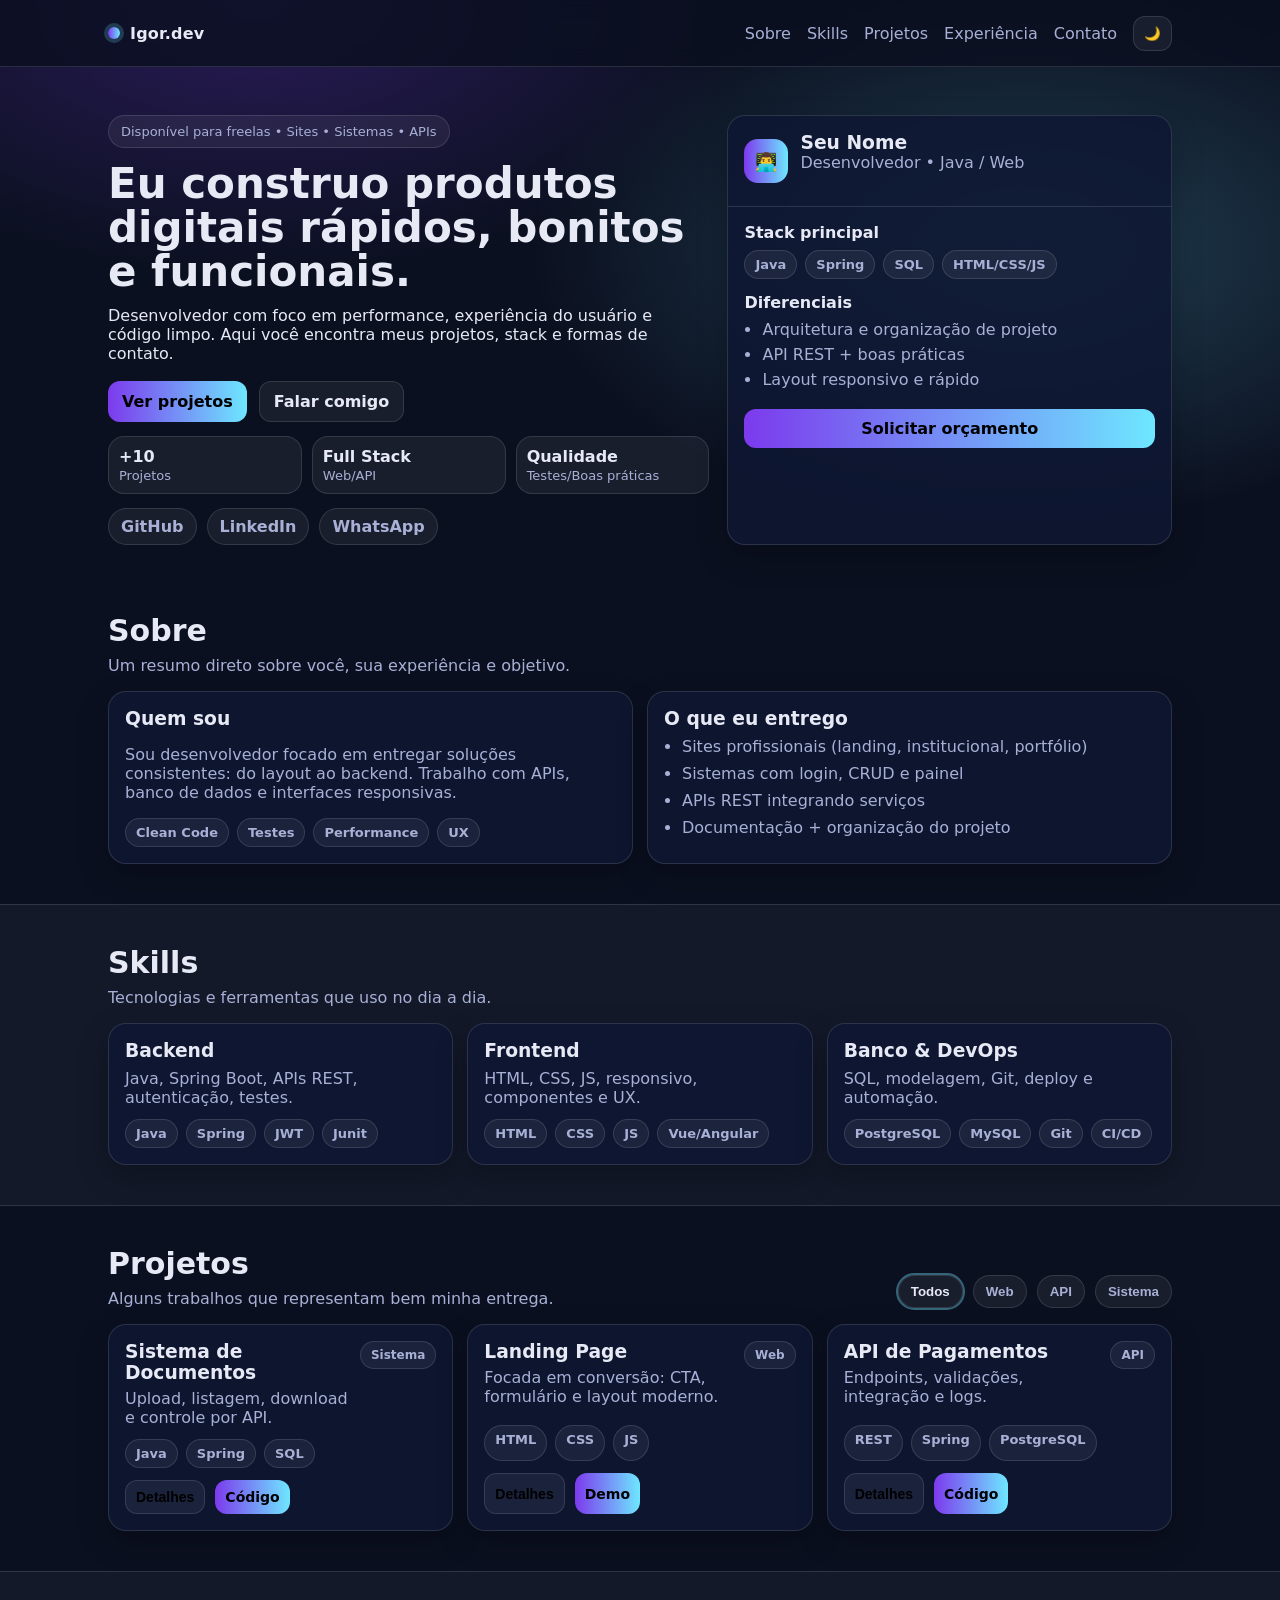
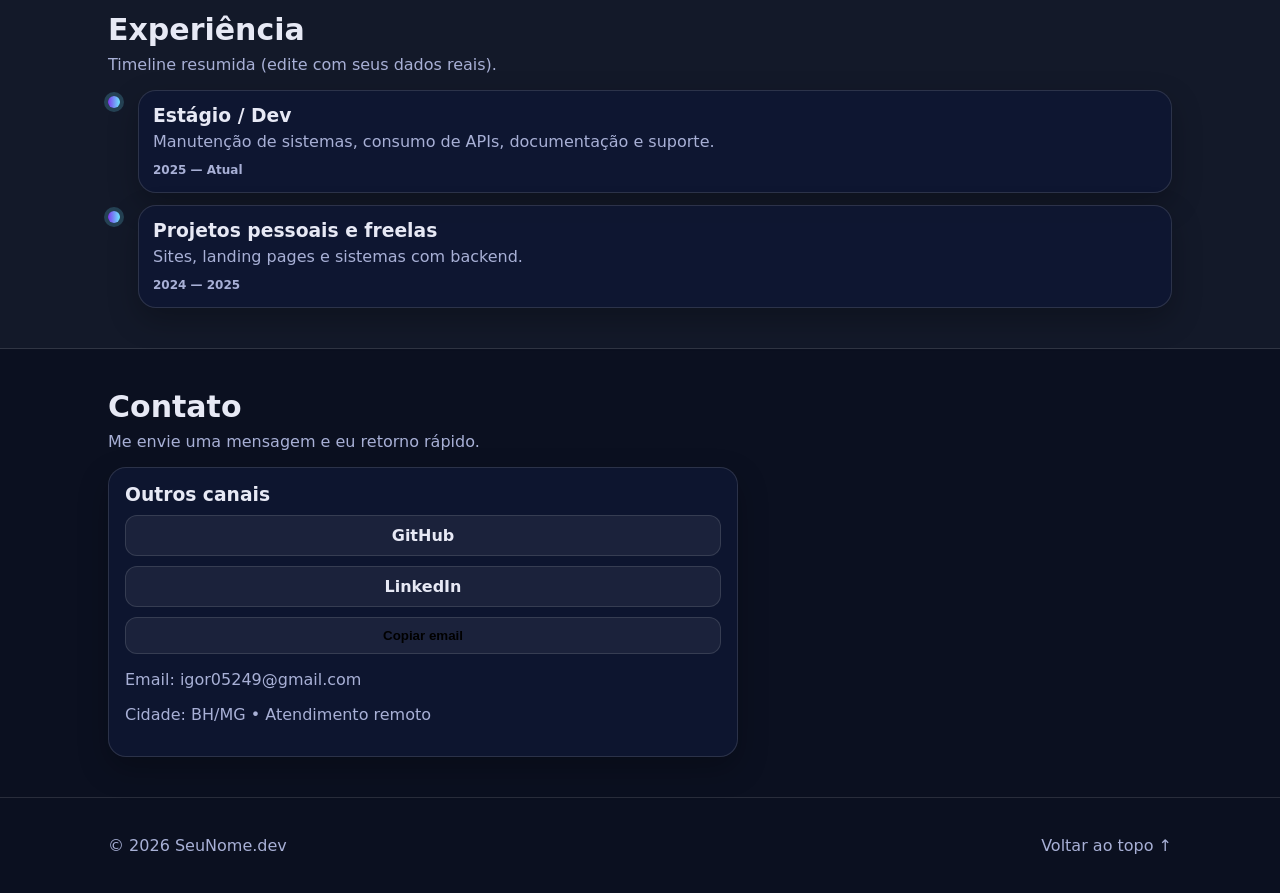
<file: index.html>
<!doctype html>
<html lang="pt-br">
<head>
  <meta charset="utf-8" />
  <meta name="viewport" content="width=device-width, initial-scale=1" />
  <title>Portfólio | Igor Henrique</title>
  <meta name="description" content="Portfólio profissional de desenvolvimento: projetos, habilidades e contato." />
  <link rel="stylesheet" href="style.css" />
</head>

<body>
  <header class="header">
    <div class="container nav">
      <a class="brand" href="#top" aria-label="Voltar ao início">
        <span class="brand-dot"></span>
        <span>Igor.dev</span>
      </a>

      <button class="icon-btn mobile-only" id="menuBtn" aria-label="Abrir menu">☰</button>
      <nav class="menu" id="menu" aria-label="Menu">
        <a href="#sobre">Sobre</a>
        <a href="#skills">Skills</a>
        <a href="#projetos">Projetos</a>
        <a href="#experiencia">Experiência</a>
        <a href="#contato">Contato</a>
        <button class="icon-btn" id="themeBtn" aria-label="Alternar tema">🌙</button>
      </nav>
    </div>
  </header>

  <main id="top">
    <!-- HERO -->
    <section class="hero">
      <div class="container hero-grid">
        <div class="hero-left">
          <div class="pill">Disponível para freelas • Sites • Sistemas • APIs</div>
          <h1>Eu construo produtos digitais rápidos, bonitos e funcionais.</h1>
          <p>
            Desenvolvedor com foco em performance, experiência do usuário e código limpo.
            Aqui você encontra meus projetos, stack e formas de contato.
          </p>

          <div class="hero-actions">
            <a class="btn primary" href="#projetos">Ver projetos</a>
            <a class="btn ghost" id="talkBtn" href="#" target="_blank" rel="noreferrer">Falar comigo</a>
          </div>

          <div class="hero-metrics">
            <div class="metric">
              <strong>+10</strong>
              <span>Projetos</span>
            </div>
            <div class="metric">
              <strong>Full Stack</strong>
              <span>Web/API</span>
            </div>
            <div class="metric">
              <strong>Qualidade</strong>
              <span>Testes/Boas práticas</span>
            </div>
          </div>

          <div class="social">
            <a class="chip-link" href="https://github.com/Igor05-hux" target="_blank" rel="noreferrer">GitHub</a>
            <a class="chip-link" href="https://www.linkedin.com/in/igor-silva-2a271422b/" target="_blank" rel="noreferrer">LinkedIn</a>
            <a class="chip-link" href="#" id="whatsQuick" target="_blank" rel="noreferrer">WhatsApp</a>
          </div>
        </div>

        <div class="hero-card">
          <div class="hero-card-top">
            <div class="avatar">
              <span>👨‍💻</span>
            </div>
            <div>
              <h3>Seu Nome</h3>
              <p class="muted">Desenvolvedor • Java / Web</p>
            </div>
          </div>

          <div class="hero-card-body">
            <div class="kpi">
              <span class="kpi-title">Stack principal</span>
              <div class="tags">
                <span class="tag">Java</span>
                <span class="tag">Spring</span>
                <span class="tag">SQL</span>
                <span class="tag">HTML/CSS/JS</span>
              </div>
            </div>

            <div class="kpi">
              <span class="kpi-title">Diferenciais</span>
              <ul class="checklist">
                <li>Arquitetura e organização de projeto</li>
                <li>API REST + boas práticas</li>
                <li>Layout responsivo e rápido</li>
              </ul>
            </div>

            <a class="btn primary full" href="orca.html">Solicitar orçamento</a>
          </div>
        </div>
      </div>
    </section>

    <!-- SOBRE -->
    <section class="section" id="sobre">
      <div class="container">
        <div class="section-head">
          <h2>Sobre</h2>
          <p class="muted">Um resumo direto sobre você, sua experiência e objetivo.</p>
        </div>

        <div class="about-grid">
          <div class="panel">
            <h3>Quem sou</h3>
            <p class="muted">
              Sou desenvolvedor focado em entregar soluções consistentes: do layout ao backend.
              Trabalho com APIs, banco de dados e interfaces responsivas.
            </p>
            <div class="tags">
              <span class="tag">Clean Code</span>
              <span class="tag">Testes</span>
              <span class="tag">Performance</span>
              <span class="tag">UX</span>
            </div>
          </div>

          <div class="panel">
            <h3>O que eu entrego</h3>
            <ul class="bullets muted">
              <li>Sites profissionais (landing, institucional, portfólio)</li>
              <li>Sistemas com login, CRUD e painel</li>
              <li>APIs REST integrando serviços</li>
              <li>Documentação + organização do projeto</li>
            </ul>
          </div>
        </div>
      </div>
    </section>

    <!-- SKILLS -->
    <section class="section alt" id="skills">
      <div class="container">
        <div class="section-head">
          <h2>Skills</h2>
          <p class="muted">Tecnologias e ferramentas que uso no dia a dia.</p>
        </div>

        <div class="skills-grid">
          <div class="skill-card">
            <h3>Backend</h3>
            <p class="muted">Java, Spring Boot, APIs REST, autenticação, testes.</p>
            <div class="tags">
              <span class="tag">Java</span><span class="tag">Spring</span><span class="tag">JWT</span><span class="tag">Junit</span>
            </div>
          </div>

          <div class="skill-card">
            <h3>Frontend</h3>
            <p class="muted">HTML, CSS, JS, responsivo, componentes e UX.</p>
            <div class="tags">
              <span class="tag">HTML</span><span class="tag">CSS</span><span class="tag">JS</span><span class="tag">Vue/Angular</span>
            </div>
          </div>

          <div class="skill-card">
            <h3>Banco & DevOps</h3>
            <p class="muted">SQL, modelagem, Git, deploy e automação.</p>
            <div class="tags">
              <span class="tag">PostgreSQL</span><span class="tag">MySQL</span><span class="tag">Git</span><span class="tag">CI/CD</span>
            </div>
          </div>
        </div>
      </div>
    </section>

    <!-- PROJETOS -->
    <section class="section" id="projetos">
      <div class="container">
        <div class="row">
          <div class="section-head">
            <h2>Projetos</h2>
            <p class="muted">Alguns trabalhos que representam bem minha entrega.</p>
          </div>

          <div class="filters">
            <button class="chip active" data-filter="todos" type="button">Todos</button>
            <button class="chip" data-filter="web" type="button">Web</button>
            <button class="chip" data-filter="api" type="button">API</button>
            <button class="chip" data-filter="sistema" type="button">Sistema</button>
          </div>
        </div>

        <div class="projects-grid" id="projectsGrid">
          <!-- Projeto 1 -->
          <article class="project-card" data-tags="web sistema">
            <div class="project-top">
              <div>
                <h3>Sistema de Documentos</h3>
                <p class="muted">Upload, listagem, download e controle por API.</p>
              </div>
              <span class="badge">Sistema</span>
            </div>
            <div class="tags">
              <span class="tag">Java</span><span class="tag">Spring</span><span class="tag">SQL</span>
            </div>
            <div class="project-actions">
              <button class="btn ghost small js-open" data-id="docs">Detalhes</button>
              <a class="btn primary small" href="https://github.com/Igor05-hux" target="_blank" rel="noreferrer">Código</a>
            </div>
          </article>

          <!-- Projeto 2 -->
          <article class="project-card" data-tags="web">
            <div class="project-top">
              <div>
                <h3>Landing Page</h3>
                <p class="muted">Focada em conversão: CTA, formulário e layout moderno.</p>
              </div>
              <span class="badge">Web</span>
            </div>
            <div class="tags">
              <span class="tag">HTML</span><span class="tag">CSS</span><span class="tag">JS</span>
            </div>
            <div class="project-actions">
              <button class="btn ghost small js-open" data-id="landing">Detalhes</button>
              <a class="btn primary small" href="#" target="_blank" rel="noreferrer">Demo</a>
            </div>
          </article>

          <!-- Projeto 3 -->
          <article class="project-card" data-tags="api">
            <div class="project-top">
              <div>
                <h3>API de Pagamentos</h3>
                <p class="muted">Endpoints, validações, integração e logs.</p>
              </div>
              <span class="badge">API</span>
            </div>
            <div class="tags">
              <span class="tag">REST</span><span class="tag">Spring</span><span class="tag">PostgreSQL</span>
            </div>
            <div class="project-actions">
              <button class="btn ghost small js-open" data-id="api">Detalhes</button>
              <a class="btn primary small" href="https://github.com/Igor05-hux" target="_blank" rel="noreferrer">Código</a>
            </div>
          </article>
        </div>
      </div>
    </section>

    <!-- EXPERIÊNCIA -->
    <section class="section alt" id="experiencia">
      <div class="container">
        <div class="section-head">
          <h2>Experiência</h2>
          <p class="muted">Timeline resumida (edite com seus dados reais).</p>
        </div>

        <div class="timeline">
          <div class="time-item">
            <div class="time-dot"></div>
            <div class="time-content">
              <h3>Estágio / Dev</h3>
              <p class="muted">Manutenção de sistemas, consumo de APIs, documentação e suporte.</p>
              <span class="time-meta">2025 — Atual</span>
            </div>
          </div>

          <div class="time-item">
            <div class="time-dot"></div>
            <div class="time-content">
              <h3>Projetos pessoais e freelas</h3>
              <p class="muted">Sites, landing pages e sistemas com backend.</p>
              <span class="time-meta">2024 — 2025</span>
            </div>
          </div>
        </div>
      </div>
    </section>

    <!-- CONTATO -->
    <section class="section" id="contato">
      <div class="container">
        <div class="section-head">
          <h2>Contato</h2>
          <p class="muted">Me envie uma mensagem e eu retorno rápido.</p>
        </div>

        <div class="contact-grid">
          <div class="panel">
            <h3>Outros canais</h3>
            <div class="contact-actions">
              <a class="btn ghost full" href="https://github.com/SEUUSUARIO" target="_blank" rel="noreferrer">GitHub</a>
              <a class="btn ghost full" href="https://www.linkedin.com/in/igor-silva-2a271422b/" target="_blank" rel="noreferrer">LinkedIn</a>
              <button class="btn ghost full" id="copyEmail" type="button">Copiar email</button>
            </div>

            <div class="mini">
              <p class="muted">Email: <span id="emailText">seuemail@exemplo.com</span></p>
              <p class="muted">Cidade: BH/MG • Atendimento remoto</p>
            </div>
          </div>
        </div>
      </div>
    </section>

    <footer class="footer">
      <div class="container footer-row">
        <p class="muted">© <span id="year"></span> SeuNome.dev</p>
        <a class="muted" href="#top">Voltar ao topo ↑</a>
      </div>
    </footer>
  </main>

  <!-- MODAL PROJETO -->
  <div class="modal" id="projectModal" aria-hidden="true">
    <div class="modal-backdrop" data-close="true"></div>
    <div class="modal-card" role="dialog" aria-modal="true" aria-label="Detalhes do projeto">
      <div class="modal-head">
        <div>
          <h3 id="mTitle">Projeto</h3>
          <p class="muted" id="mDesc">Descrição</p>
        </div>
        <button class="icon-btn" id="modalClose" aria-label="Fechar">✕</button>
      </div>

      <div class="modal-body">
        <div class="modal-section">
          <h4>O que foi feito</h4>
          <ul class="bullets muted" id="mBullets"></ul>
        </div>

        <div class="modal-section">
          <h4>Tecnologias</h4>
          <div class="tags" id="mTags"></div>
        </div>

        <div class="modal-actions">
          <a class="btn primary" id="mLink" href="#" target="_blank" rel="noreferrer">Ver projeto</a>
          <button class="btn ghost" data-close="true" type="button">Fechar</button>
        </div>
      </div>
    </div>
  </div>

  <script src="script.js"></script>
</body>
</html>
</file>
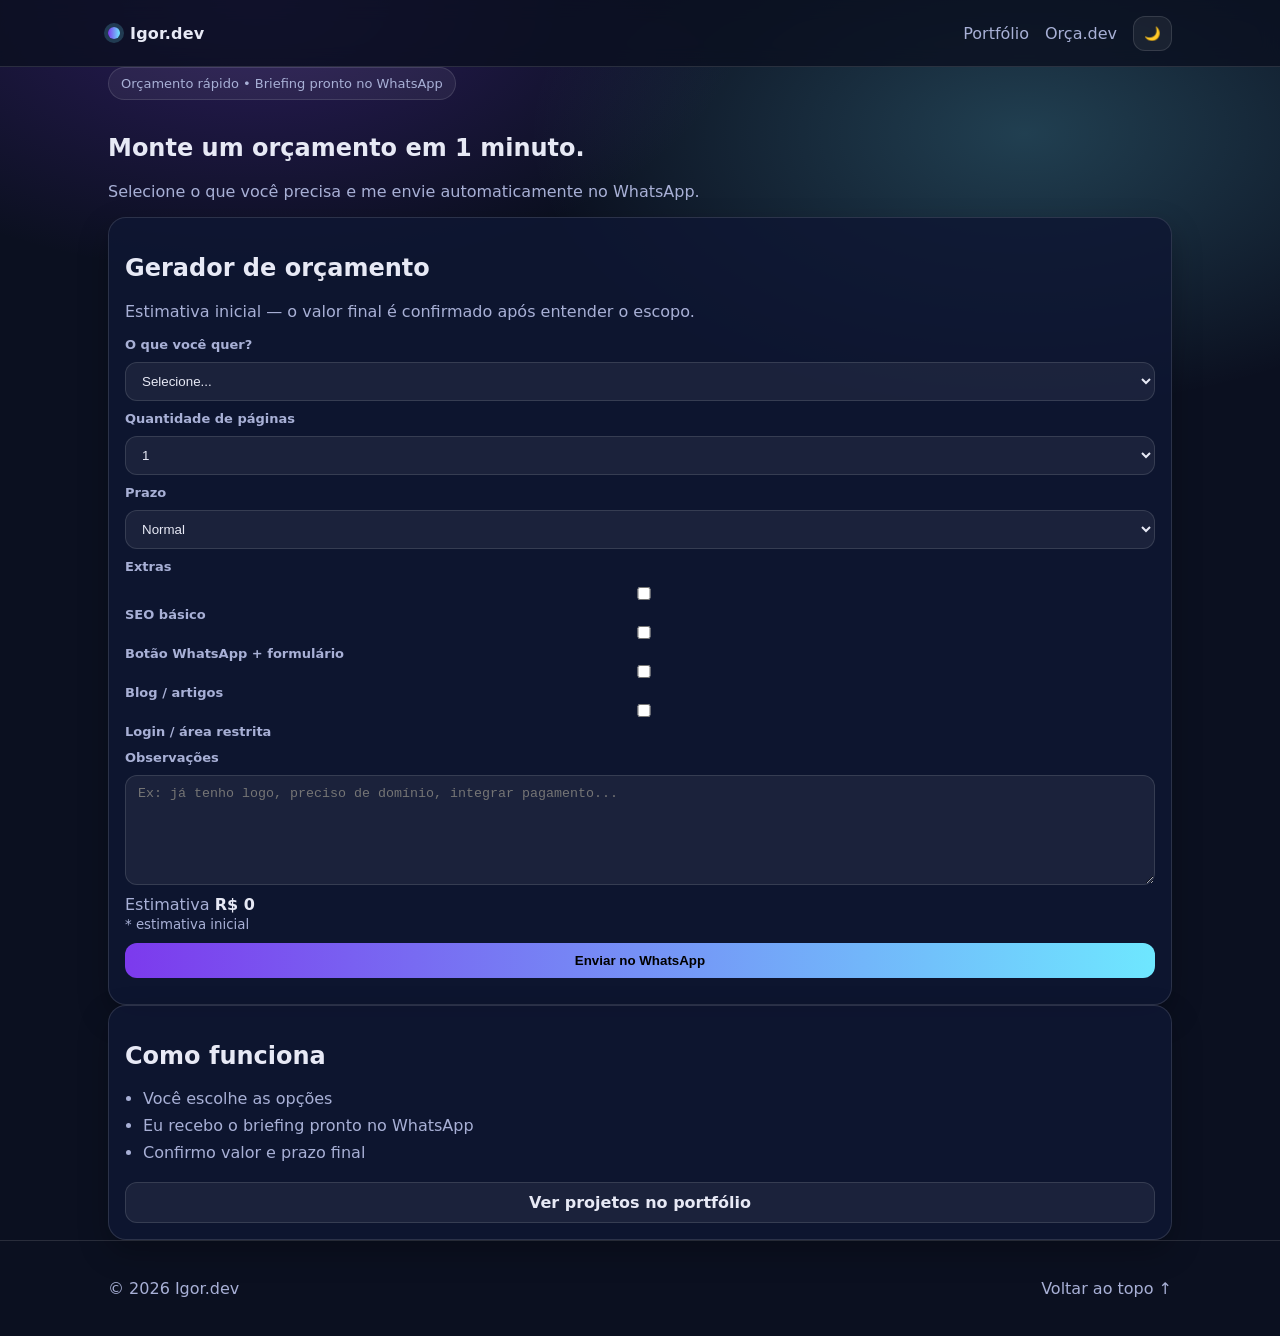
<file: orca.html>
<!doctype html>
<html lang="pt-br">
<head>
  <meta charset="utf-8" />
  <meta name="viewport" content="width=device-width, initial-scale=1" />
  <title>Orça.dev | Orçamento Rápido</title>
  <meta name="description" content="Monte uma estimativa e envie seu briefing no WhatsApp." />
  <link rel="stylesheet" href="style.css" />
</head>

<body>
  <header class="header">
    <div class="container nav">
      <a class="brand" href="index.html" aria-label="Voltar para o portfólio">
        <span class="brand-dot"></span>
        <span>Igor.dev</span>
      </a>

      <button class="icon-btn mobile-only" id="menuBtn" aria-label="Abrir menu">☰</button>

      <nav class="menu" id="menu" aria-label="Menu">
        <a href="index.html">Portfólio</a>
        <a href="orca.html" aria-current="page">Orça.dev</a>
        <button class="icon-btn" id="themeBtn" aria-label="Alternar tema">🌙</button>
      </nav>
    </div>
  </header>

  <main class="orca" id="top">
    <section class="orca-hero">
      <div class="container">
        <div class="pill">Orçamento rápido • Briefing pronto no WhatsApp</div>
        <h1>Monte um orçamento em <span class="orca-grad">1 minuto</span>.</h1>
        <p class="muted">Selecione o que você precisa e me envie automaticamente no WhatsApp.</p>
      </div>
    </section>

    <section class="orca-grid">
      <div class="container orca-grid-inner">
        <section class="panel">
          <h2>Gerador de orçamento</h2>
          <p class="muted">Estimativa inicial — o valor final é confirmado após entender o escopo.</p>

          <form id="quoteForm" class="form">
            <label for="tipo">O que você quer?</label>
            <select id="tipo" required>
              <option value="" disabled selected>Selecione...</option>
              <option value="landing">Landing Page (1 página)</option>
              <option value="institucional">Site Institucional</option>
              <option value="ecommerce">Loja (vitrine simples)</option>
              <option value="sistema">Sistema / Painel</option>
            </select>

            <label for="paginas">Quantidade de páginas</label>
            <select id="paginas" required>
              <option value="1">1</option>
              <option value="3">3</option>
              <option value="5">5</option>
              <option value="8">8</option>
            </select>

            <label for="prazo">Prazo</label>
            <select id="prazo" required>
              <option value="normal">Normal</option>
              <option value="rapido">Rápido</option>
              <option value="urgente">Urgente</option>
            </select>

            <label>Extras</label>
            <div class="checks">
              <label class="check"><input type="checkbox" value="seo" /> SEO básico</label>
              <label class="check"><input type="checkbox" value="whats" /> Botão WhatsApp + formulário</label>
              <label class="check"><input type="checkbox" value="blog" /> Blog / artigos</label>
              <label class="check"><input type="checkbox" value="login" /> Login / área restrita</label>
            </div>

            <label for="obs">Observações</label>
            <textarea id="obs" placeholder="Ex: já tenho logo, preciso de domínio, integrar pagamento..."></textarea>

            <div class="result">
              <div>
                <span class="muted">Estimativa</span>
                <strong id="valor">R$ 0</strong>
              </div>
              <small class="muted">* estimativa inicial</small>
            </div>

            <button class="btn primary full" type="submit">Enviar no WhatsApp</button>
            <small class="muted" id="formError"></small>
          </form>
        </section>

        <aside class="panel">
          <h2>Como funciona</h2>
          <ul class="bullets muted">
            <li>Você escolhe as opções</li>
            <li>Eu recebo o briefing pronto no WhatsApp</li>
            <li>Confirmo valor e prazo final</li>
          </ul>

          <div style="height:12px"></div>

          <a class="btn ghost full" href="index.html#projetos">Ver projetos no portfólio</a>
        </aside>
      </div>
    </section>

    <footer class="footer">
      <div class="container footer-row">
        <p class="muted">© <span id="year"></span> Igor.dev</p>
        <a class="muted" href="#top">Voltar ao topo ↑</a>
      </div>
    </footer>
  </main>

  <script src="script.js"></script>
</body>
</html>
</file>
<file: style.css>
:root{
  --bg:#0b1020;
  --card:#0f1733;
  --text:#e7e9f5;
  --muted:#a8b0d6;
  --primary:#6ee7ff;
  --primary2:#7c3aed;
  --border:rgba(255,255,255,.12);
  --chip:rgba(255,255,255,.06);
  --shadow: 0 12px 30px rgba(0,0,0,.25);
}

:root.light{
  --bg:#f6f7ff;
  --card:#ffffff;
  --text:#131a2d;
  --muted:#4b587c;
  --primary:#2dd4bf;
  --primary2:#2563eb;
  --border:rgba(0,0,0,.12);
  --chip:rgba(0,0,0,.05);
  --shadow: 0 12px 28px rgba(0,0,0,.10);
}

*{box-sizing:border-box}
html{scroll-behavior:smooth}
body{
  margin:0;
  font-family: system-ui, -apple-system, Segoe UI, Roboto, Ubuntu, Cantarell, Arial;
  color:var(--text);
  background:
    radial-gradient(900px 500px at 20% 0%, rgba(124,58,237,.28), transparent 55%),
    radial-gradient(900px 500px at 80% 10%, rgba(110,231,255,.22), transparent 55%),
    var(--bg);
}
a{color:inherit;text-decoration:none}
.container{max-width:1100px;margin:0 auto;padding:0 18px}
.muted{color:var(--muted)}

.header{
  position:sticky;top:0;z-index:50;
  backdrop-filter: blur(10px);
  background: color-mix(in oklab, var(--bg) 80%, transparent);
  border-bottom:1px solid var(--border);
}
.nav{
  height:66px;
  display:flex;
  align-items:center;
  justify-content:space-between;
  gap:12px;
}
.brand{
  display:flex;align-items:center;gap:10px;
  font-weight:900;
  letter-spacing:.2px;
}
.brand-dot{
  width:12px;height:12px;border-radius:999px;
  background:linear-gradient(90deg,var(--primary2),var(--primary));
  box-shadow:0 0 0 4px color-mix(in oklab, var(--primary) 20%, transparent);
}
.menu{
  display:flex;align-items:center;gap:16px;
}
.menu a{color:var(--muted)}
.menu a:hover{color:var(--text)}

.icon-btn{
  border:1px solid var(--border);
  background:var(--chip);
  color:var(--text);
  padding:9px 10px;
  border-radius:12px;
  cursor:pointer;
}
.mobile-only{display:none}

.hero{padding:48px 0 28px}
.hero-grid{
  display:grid;
  grid-template-columns: 1.15fr .85fr;
  gap:18px;
  align-items:stretch;
}
.pill{
  display:inline-flex;
  padding:8px 12px;
  border-radius:999px;
  border:1px solid var(--border);
  background:var(--chip);
  color:var(--muted);
  font-size:13px;
  margin-bottom:14px;
}
.hero h1{margin:0 0 12px;font-size:42px;line-height:1.05}
.hero p{margin:0 0 18px;max-width:62ch}

.hero-actions{display:flex;gap:12px;flex-wrap:wrap;margin-bottom:14px}

.btn{
  display:inline-flex;align-items:center;justify-content:center;
  padding:10px 14px;border-radius:12px;border:1px solid var(--border);
  background:var(--chip);
  cursor:pointer;
  font-weight:800;
  transition:.15s transform, .15s opacity;
}
.btn:hover{transform:translateY(-1px)}
.btn.primary{
  border:none;
  background:linear-gradient(90deg,var(--primary2),var(--primary));
  color: color-mix(in oklab, var(--bg) 8%, #000);
}
.btn.ghost{background:var(--chip)}
.btn.full{width:100%}
.btn.small{padding:8px 10px;font-size:14px}

.hero-metrics{
  display:grid;
  grid-template-columns:repeat(3,1fr);
  gap:10px;
  margin:14px 0;
}
.metric{
  border:1px solid var(--border);
  background:var(--chip);
  border-radius:16px;
  padding:10px;
}
.metric strong{display:block}
.metric span{display:block;color:var(--muted);font-size:13px;margin-top:2px}

.social{display:flex;gap:10px;flex-wrap:wrap}
.chip-link{
  border:1px solid var(--border);
  background:var(--chip);
  color:var(--muted);
  padding:8px 12px;
  border-radius:999px;
  font-weight:700;
}
.chip-link:hover{color:var(--text)}

.hero-card{
  border:1px solid var(--border);
  border-radius:18px;
  background: color-mix(in oklab, var(--card) 85%, transparent);
  box-shadow: var(--shadow);
  overflow:hidden;
}
.hero-card-top{
  display:flex;gap:12px;align-items:center;
  padding:16px;
  border-bottom:1px solid var(--border);
}
.avatar{
  width:44px;height:44px;border-radius:14px;
  display:flex;align-items:center;justify-content:center;
  background:linear-gradient(90deg,var(--primary2),var(--primary));
  color: color-mix(in oklab, var(--bg) 10%, #000);
  font-size:18px;
  font-weight:900;
}
.hero-card-top h3{margin:0}
.hero-card-body{padding:16px;display:grid;gap:14px}
.kpi-title{display:block;font-weight:800;margin-bottom:8px}

.tags{display:flex;gap:8px;flex-wrap:wrap}
.tag{
  border:1px solid var(--border);
  background:var(--chip);
  padding:6px 10px;
  border-radius:999px;
  color:var(--muted);
  font-weight:700;
  font-size:13px;
}

.checklist{margin:0;padding-left:18px;color:var(--muted)}
.checklist li{margin:6px 0}

.section{padding:40px 0}
.section.alt{
  background: color-mix(in oklab, var(--bg) 76%, #fff 5%);
  border-top:1px solid var(--border);
  border-bottom:1px solid var(--border);
}
.section-head h2{margin:0 0 8px;font-size:30px}
.section-head p{margin:0}

.about-grid{
  margin-top:16px;
  display:grid;
  grid-template-columns:1fr 1fr;
  gap:14px;
}
.panel{
  border:1px solid var(--border);
  background: color-mix(in oklab, var(--card) 85%, transparent);
  border-radius:18px;
  padding:16px;
  box-shadow: var(--shadow);
}
.panel h3{margin:0 0 8px}
.bullets{margin:0;padding-left:18px}
.bullets li{margin:8px 0}

.skills-grid{
  margin-top:16px;
  display:grid;
  grid-template-columns:repeat(3,1fr);
  gap:14px;
}
.skill-card{
  border:1px solid var(--border);
  background: color-mix(in oklab, var(--card) 85%, transparent);
  border-radius:18px;
  padding:16px;
  box-shadow: var(--shadow);
}
.skill-card h3{margin:0 0 8px}
.skill-card p{margin:0 0 12px}

.row{
  display:flex;
  justify-content:space-between;
  align-items:flex-end;
  gap:12px;
  flex-wrap:wrap;
}
.filters{display:flex;gap:10px;flex-wrap:wrap}
.chip{
  border:1px solid var(--border);
  background:var(--chip);
  color:var(--muted);
  padding:8px 12px;
  border-radius:999px;
  cursor:pointer;
  font-weight:800;
}
.chip.active{
  color:var(--text);
  outline:2px solid color-mix(in oklab, var(--primary) 40%, transparent);
}

.projects-grid{
  margin-top:16px;
  display:grid;
  grid-template-columns:repeat(3,1fr);
  gap:14px;
}
.project-card{
  border:1px solid var(--border);
  background: color-mix(in oklab, var(--card) 85%, transparent);
  border-radius:18px;
  padding:16px;
  box-shadow: var(--shadow);
  display:grid;
  gap:12px;
}
.project-top{
  display:flex;
  justify-content:space-between;
  align-items:flex-start;
  gap:10px;
}
.project-card h3{margin:0 0 6px}
.project-card p{margin:0}
.badge{
  border:1px solid var(--border);
  background:var(--chip);
  color:var(--muted);
  padding:6px 10px;
  border-radius:999px;
  font-weight:800;
  font-size:12px;
  white-space:nowrap;
}
.project-actions{display:flex;gap:10px;flex-wrap:wrap}

.timeline{
  margin-top:16px;
  display:grid;
  gap:12px;
}
.time-item{
  display:grid;
  grid-template-columns:18px 1fr;
  gap:12px;
  align-items:flex-start;
}
.time-dot{
  width:12px;height:12px;border-radius:999px;
  margin-top:6px;
  background:linear-gradient(90deg,var(--primary2),var(--primary));
  box-shadow:0 0 0 4px color-mix(in oklab, var(--primary) 20%, transparent);
}
.time-content{
  border:1px solid var(--border);
  background: color-mix(in oklab, var(--card) 85%, transparent);
  border-radius:18px;
  padding:14px;
  box-shadow: var(--shadow);
}
.time-content h3{margin:0 0 6px}
.time-content p{margin:0 0 8px}
.time-meta{color:var(--muted);font-weight:800;font-size:12px}

.contact-grid{
  margin-top:16px;
  display:grid;
  grid-template-columns:1.2fr .8fr;
  gap:14px;
}
.form{display:grid;gap:10px;margin-top:8px}
label{font-size:13px;color:var(--muted);font-weight:800}
input, textarea, select{
  width:100%;
  padding:10px 12px;
  border-radius:12px;
  border:1px solid var(--border);
  background:var(--chip);
  color:var(--text);
  outline:none;
}
textarea{min-height:110px;resize:vertical}
.contact-actions{display:grid;gap:10px;margin-top:10px}
.mini{margin-top:12px}

.footer{
  padding:22px 0;
  border-top:1px solid var(--border);
}
.footer-row{
  display:flex;
  align-items:center;
  justify-content:space-between;
  gap:12px;
}

/* MODAL */
.modal{
  position:fixed;inset:0;
  display:none;
  z-index:100;
}
.modal.show{display:block}
.modal-backdrop{
  position:absolute;inset:0;
  background:rgba(0,0,0,.55);
}
.modal-card{
  position:relative;
  width:min(720px, calc(100% - 24px));
  margin:60px auto;
  border:1px solid var(--border);
  background: color-mix(in oklab, var(--card) 92%, transparent);
  border-radius:18px;
  box-shadow: var(--shadow);
  overflow:hidden;
}
.modal-head{
  display:flex;justify-content:space-between;align-items:flex-start;
  gap:12px;
  padding:16px;
  border-bottom:1px solid var(--border);
}
.modal-head h3{margin:0 0 6px}
.modal-body{padding:16px;display:grid;gap:14px}
.modal-section h4{margin:0 0 8px}
.modal-actions{display:flex;gap:10px;flex-wrap:wrap}

/* Responsive */
@media (max-width: 980px){
  .hero-grid{grid-template-columns:1fr}
  .projects-grid{grid-template-columns:1fr}
  .skills-grid{grid-template-columns:1fr}
  .about-grid{grid-template-columns:1fr}
  .contact-grid{grid-template-columns:1fr}
  .hero-metrics{grid-template-columns:1fr}
}

@media (max-width: 820px){
  .mobile-only{display:inline-flex}
  .menu{
    display:none;
    position:absolute;right:18px;top:66px;
    flex-direction:column;
    width:min(260px, calc(100% - 36px));
    padding:12px;
    border:1px solid var(--border);
    border-radius:16px;
    background: color-mix(in oklab, var(--bg) 85%, transparent);
  }
  .menu.open{display:flex}
}
</file>
